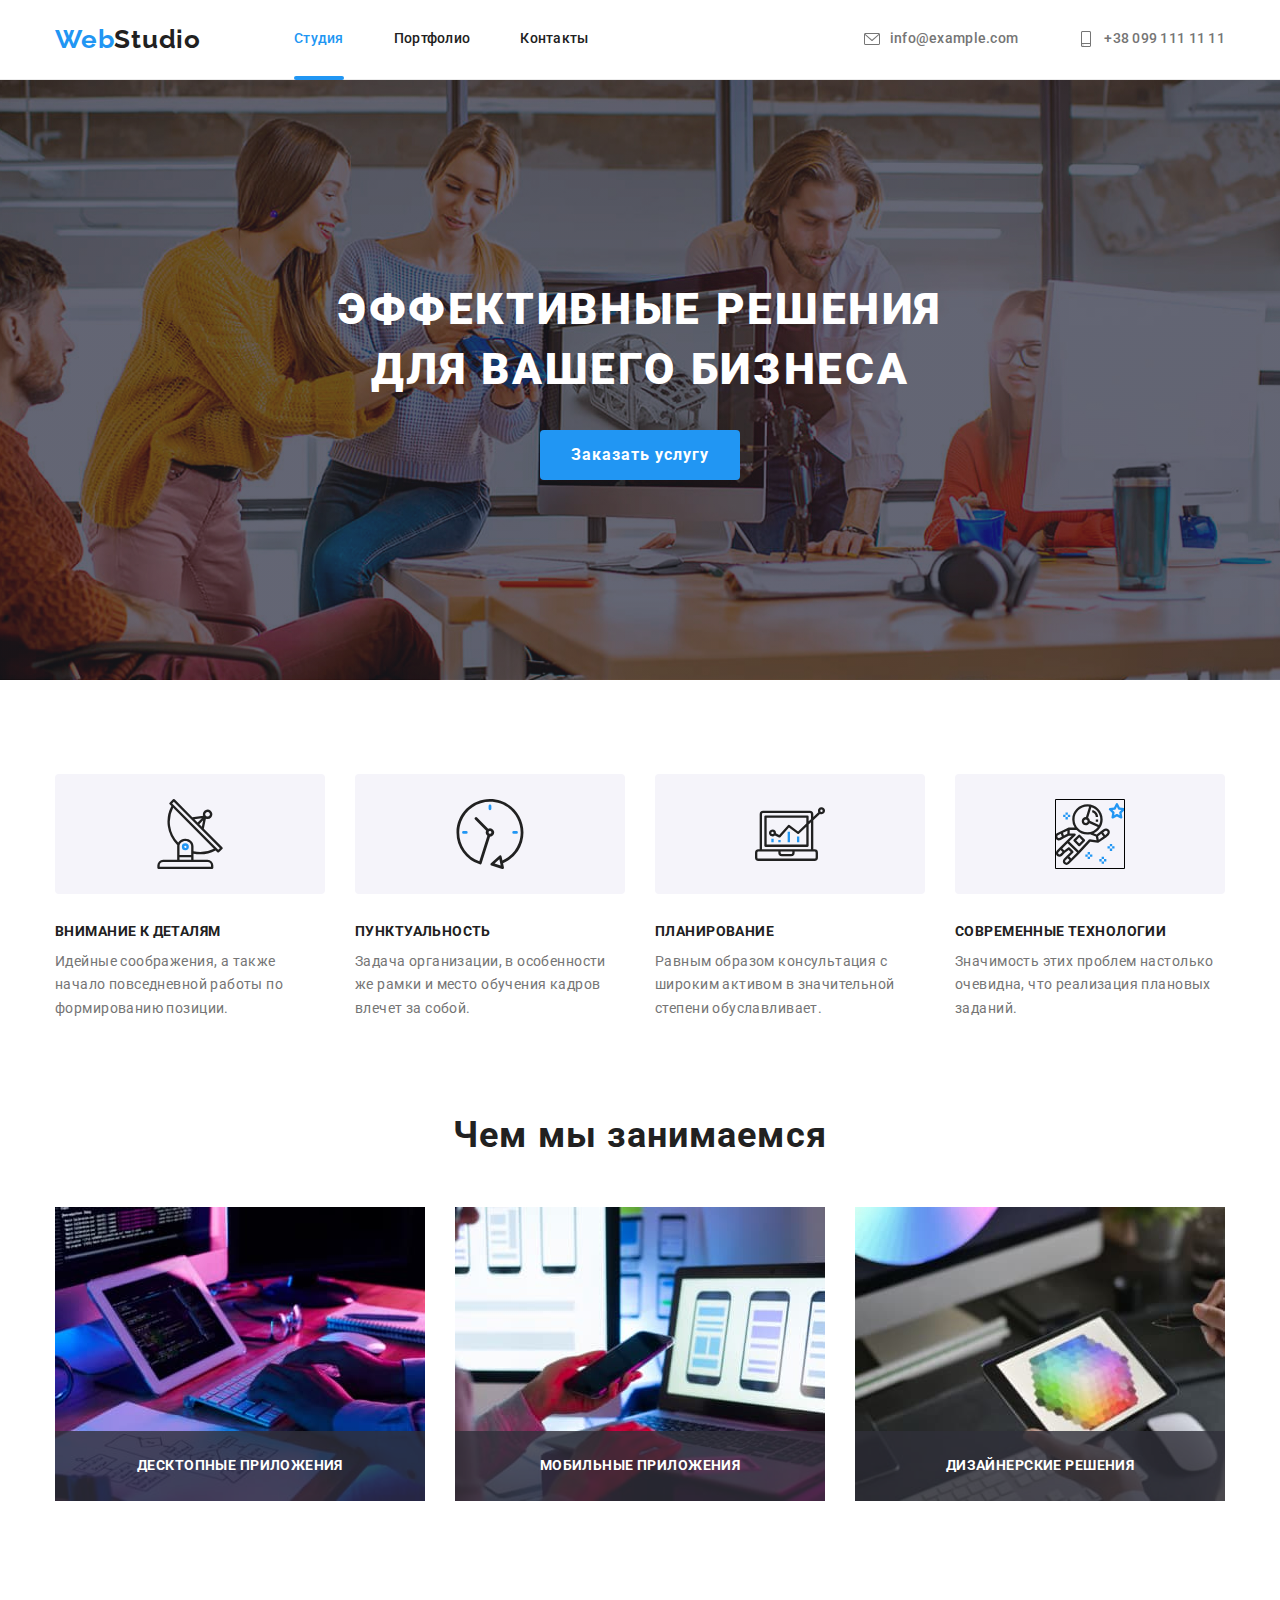
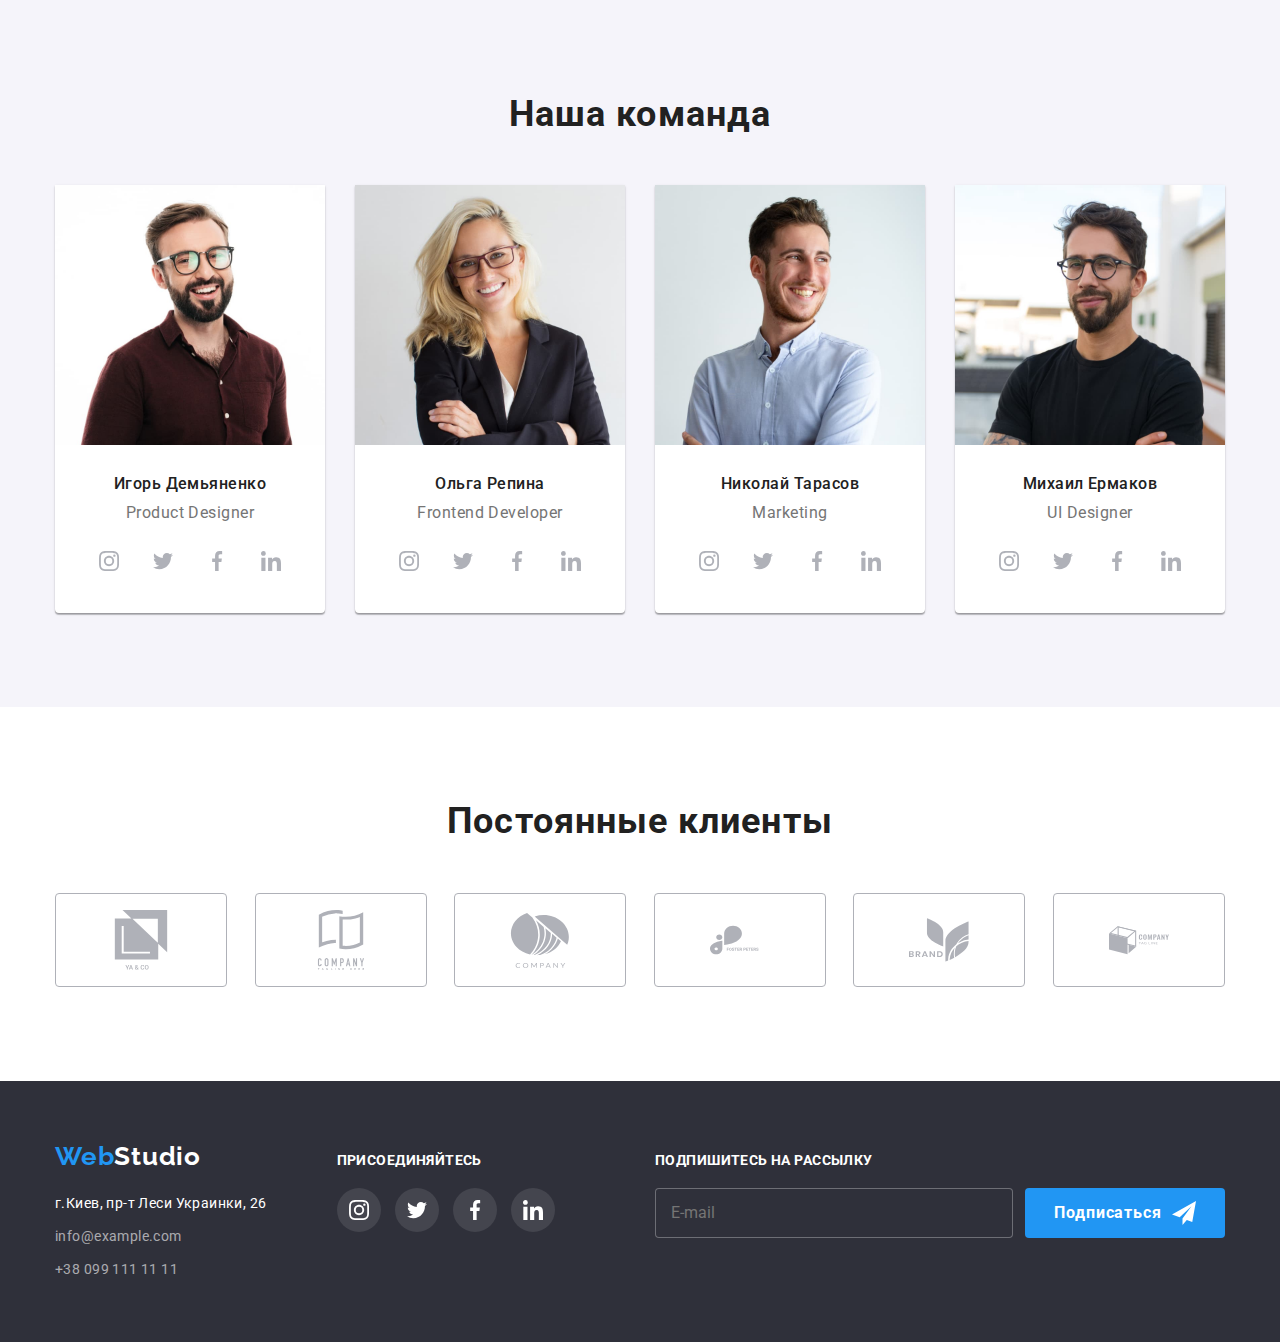
<file: index.html>
<!DOCTYPE html>
<html lang="ru">

<head>
    <meta charset="utf-8">
    <title>WebStudio</title>
    <link rel="stylesheet" href="./css/modern-normalize.css">
    <link rel="stylesheet" href="./css/styles.css">
    <link href="https://fonts.googleapis.com/css2?family=Raleway:wght@700&family=Roboto:wght@400;500;700;900&display=swap" rel="stylesheet">
</head>

<body>

<header>
    <div class="conteiner">
        <a href="./index.html" class="logo logo-nav nav__links"><span class="logo__text">Web</span>Studio</a>
        <nav>
            <ul class="nav-list list">
                <li>
                    <a class="nav__links links-hover curent-link" href="./index.html" title="Studio">Студия</a>
                </li>
                <li>
                    <a class="nav__links links-hover" href="./portfolio.html" title="Portfolio">Портфолио</a>
                </li>
                <li>
                    <a class="nav__links links-hover" href="" title="Contacts">Контакты</a>
                </li>
            </ul>
        </nav>
    
        <ul class="contactsHeader list">
            <li>
                <a class="contactsHeader__link links-hover" href="mailto:info@example.com">
                    <svg class="contactsHeader__icon">
                    <use class="" href="./images/sprite.svg#icon-envelope"></use>
                    </svg>info@example.com
                </a>
            </li>
            <li>
                <a class="contactsHeader__link links-hover" href="tel:+380991111111">
                <svg class="contactsHeader__icon">
                <use class="" href="./images/sprite.svg#icon-smartphone">
                </use>
                </svg>+38 099 111 11 11
                </a>
            </li>
        </ul>
        </div>
        
</header>

<main>
    <section class="section business-solutions img-overlay">
       
        <div class="conteiner">
            <h1>Эффективные решения для вашего бизнеса</h1>
            <button type="button" class="btn" id="submit_res" data-modal-open>Заказать услугу</button>
        </div>
      
    </section>

    
    <section class="section">
        <div class="conteiner">
        <!-- <h2>Наши преимущества</h2> -->
            <ul class="Feature list">
                <li class="Feature__list">
                    <div class="Feature__icon">               
                    <svg style="width: 70px; height: 70px;">
                    <use class="" href="./images/sprite.svg#icon-antenna"></use>
                    </svg>
                    </div>
                        <h3>Внимание к деталям</h3><p>Идейные соображения, а также начало повседневной работы по формированию позиции.</p></li>
                <li class="Feature__list">
                    <div class="Feature__icon">               
                    <svg style="width: 70px; height: 70px;">
                    <use class="" href="./images/sprite.svg#icon-clock"></use>
                    </svg>
                    </div>
                         <h3>Пунктуальность</h3><p>Задача организации, в особенности же рамки и место обучения кадров влечет за собой.</p></li>
                <li class="Feature__list">
                    <div class="Feature__icon">               
                    <svg style="width: 70px; height: 70px;">
                    <use class="" href="./images/sprite.svg#icon-diagram"></use>
                    </svg>
                    </div>
                        <h3>Планирование</h3><p>Равным образом консультация с широким активом в значительной степени обуславливает.</p></li>
                <li class="Feature__list">
                    <div class="Feature__icon">               
                    <svg style="width: 70px; height: 70px;">
                    <use class="" href="./images/sprite.svg#icon-astronaut"></use>
                  </svg>
                  </div>
                        <h3>Современные технологии</h3><p>Значимость этих проблем настолько очевидна, что реализация плановых заданий.</p></li>
            </ul>
        </div>
      
    </section>
    <section class="section what-are-we-doing">
            <div class="conteiner">
            <h2>Чем мы занимаемся</h2>
            <ul class="list">
                <li class="iner-img">
                    <img src="./images/img1.jpg" width="370"  alt="keyboard">
                    <div class="title-holder"><h3>Десктопные приложения</h3></div>
                </li>
                <li class="iner-img">
                    <img src="./images/img2.jpg" width="370"  alt="smartphone">
                    <div class="title-holder"><h3>Мобильные приложения</h3></div>
                </li>
                <li class="iner-img">
                    <img src="./images/img3.jpg" width="370"  alt="tablet">
                    <div class="title-holder"><h3>Дизайнерские решения</h3></div>
                </li>
            </ul>
            </div>
       
        

        
    </section>
    <section class="section our-team">
        <div class="conteiner">
             <h2>Наша команда</h2>
            <ul class="list">
                <li><img src="./images/img.igor.jpg" width="270" alt="igor">
                    <div class="tile__prev">
                    <h3>Игорь Демьяненко</h3>
                    <p>Product Designer</p>
                    <div class="social-links-parent">
                        <a class="social-links" target="_blank" href="https://www.instagram.com/" rel="noopener, nofolow, noindex"><svg class="social-links-icon">
                            <use href="./images/sprite.svg#icon-instagram"></use>
                        </svg>
                            </a>
                        <a class="social-links" target="_blank" href="https://twitter.com/" rel="noopener, nofolow, noindex"><svg class="social-links-icon">
                            <use href="./images/sprite.svg#icon-twitter"></use>
                        </svg></a>
                        <a class="social-links" target="_blank" href="https://www.facebook.com/" rel="noopener, nofolow, noindex"><svg class="social-links-icon">
                            <use href="./images/sprite.svg#icon-facebook"></use>
                        </svg></a>
                        <a class="social-links" target="_blank" href="https://www.linkedin.com/" rel="noopener, nofolow, noindex"><svg class="social-links-icon">
                            <use href="./images/sprite.svg#icon-linkedin"></use>
                        </svg></a>
                    </div>
                </div></li>
                <li><img src="./images/img.olga.jpg" width="270" alt="olga">
                    <div class="tile__prev">
                    <h3>Ольга Репина</h3>
                    <p>Frontend Developer</p>
                    <div class="social-links-parent">
                        <a class="social-links" target="_blank" href="https://www.instagram.com/" rel="noopener, nofolow, noindex"><svg class="social-links-icon">
                            <use href="./images/sprite.svg#icon-instagram"></use>
                        </svg></a>  
                        <a class="social-links" target="_blank" href="https://twitter.com/" rel="noopener, nofolow, noindex"><svg class="social-links-icon">
                            <use href="./images/sprite.svg#icon-twitter"></use>
                        </svg></a>  
                        <a class="social-links" target="_blank" href="https://www.facebook.com/" rel="noopener, nofolow, noindex"><svg class="social-links-icon">
                            <use href="./images/sprite.svg#icon-facebook"></use>
                        </svg></a>  
                        <a class="social-links" target="_blank" href="https://www.linkedin.com/" rel="noopener, nofolow, noindex"><svg class="social-links-icon">
                            <use href="./images/sprite.svg#icon-linkedin"></use>
                        </svg></a>  
                    </div>
                </div></li>
                <li><img src="./images/img.nikolai.jpg" width="270" alt="nikolai">
                    <div class="tile__prev">
                    <h3>Николай Тарасов</h3>
                    <p>Marketing</p>
                    <div class="social-links-parent">
                        <a class="social-links" target="_blank" href="https://www.instagram.com/" rel="noopener, nofolow, noindex"><svg class="social-links-icon">
                           <use href="./images/sprite.svg#icon-instagram"></use>
                       </svg></a>   
                        <a class="social-links" target="_blank" href="https://twitter.com/" rel="noopener, nofolow, noindex"><svg class="social-links-icon">
                           <use href="./images/sprite.svg#icon-twitter"></use>
                       </svg></a>   
                        <a class="social-links" target="_blank" href="https://www.facebook.com/" rel="noopener, nofolow, noindex"><svg class="social-links-icon">
                           <use href="./images/sprite.svg#icon-facebook"></use>
                       </svg></a>   
                        <a class="social-links" target="_blank" href="https://www.linkedin.com/" rel="noopener, nofolow, noindex"><svg class="social-links-icon">
                           <use href="./images/sprite.svg#icon-linkedin"></use>
                       </svg></a>   
                    </div>
                </div></li>
                <li><img src="./images/img.mixail.jpg" width="270" alt="mixail">
                    <div class="tile__prev">
                    <h3>Михаил Ермаков</h3>
                    <p>UI Designer</p>
                    <div class="social-links-parent">
                        <a class="social-links" target="_blank" href="https://www.instagram.com/" rel="noopener, nofolow, noindex"><svg class="social-links-icon">
                            <use href="./images/sprite.svg#icon-instagram"></use>
                        </svg></a>  
                        <a class="social-links" target="_blank" href="https://twitter.com/" rel="noopener, nofolow, noindex"><svg class="social-links-icon">
                            <use href="./images/sprite.svg#icon-twitter"></use>
                        </svg></a>  
                        <a class="social-links" target="_blank" href="https://www.facebook.com/" rel="noopener, nofolow, noindex"><svg class="social-links-icon">
                            <use href="./images/sprite.svg#icon-facebook"></use>
                        </svg></a>  
                        <a class="social-links" target="_blank" href="https://www.linkedin.com/" rel="noopener, nofolow, noindex"><svg class="social-links-icon">
                            <use href="./images/sprite.svg#icon-linkedin"></use>
                        </svg></a>  
                    </div>
                </div></li>
            </ul>
        </div>
    </section>
    <section class="section">
        <div class="conteiner">
            <h2>Постоянные клиенты</h2>
            <ul class="list clients">
                <li><a class="client-card" href=""><svg class="client">
                    <use class="" href="./images/sprite.svg#icon-yaco"></use>
                </svg></a></li>
                <li><a class="client-card" href=""><svg class="client">
                    <use class="" href="./images/sprite.svg#icon-tagline"></use>
                </svg></a></li>
                <li><a class="client-card" href=""><svg class="client">
                    <use class="" href="./images/sprite.svg#icon-company"></use>
                </svg></a></li>
                <li><a class="client-card" href=""><svg class="client">
                    <use class="" href="./images/sprite.svg#icon-foster"></use>
                </svg></a></li>
                <li><a class="client-card" href=""><svg class="client">
                    <use class="" href="./images/sprite.svg#icon-brand"></use>
                </svg></a></li>
                <li><a class="client-card" href=""><svg class="client">
                    <use class="" href="./images/sprite.svg#icon-comptagline"></use>
                </svg></a></li>
            </ul>
        </div>

    </section>
    
</main>

<footer>
    <div class="conteiner footer-parent">
        <div class="left-holder">
    <a href="./index.html" class="logo-footer"><span class="part-1st-logo">Web</span><span class="part-2nd-logo">Studio</span></a>
    <address>
        <ul class="list"> 
            <li><a class="addres-footer links-hover" target="_blank" href="https://goo.gl/maps/mPHmGE3TXXh3wUPGA" rel="noopener, nofolow, noindex">г.Киев, пр-т Леси Украинки, 26</a></li>
            <li><a class="contacts-footer links-hover" href="mailto:info@example.com">info@example.com</a></li>
            <li><a class="contacts-footer links-hover" href="tel:+380991111111">+38 099 111 11 11</a></li>
        </ul>
    </address>
        </div>
        
        <div class="soclinks-footer">
            <h2 class="soclinks-footer__h2">присоединяйтесь</h2>
            <a class="soclinks-footer__link" target="_blank" href="https://www.instagram.com/" rel="noopener, nofolow, noindex"><svg
                    class="soclinks-footer__icon">
                    <use href="./images/sprite.svg#icon-instagram"></use>
                </svg></a>
            <a class="soclinks-footer__link" target="_blank" href="https://twitter.com/" rel="noopener, nofolow, noindex"><svg
                    class="soclinks-footer__icon">
                    <use href="./images/sprite.svg#icon-twitter"></use>
                </svg></a>
            <a class="soclinks-footer__link" target="_blank" href="https://www.facebook.com/" rel="noopener, nofolow, noindex"><svg
                    class="soclinks-footer__icon">
                    <use href="./images/sprite.svg#icon-facebook"></use>
                </svg></a>
            <a class="soclinks-footer__link" target="_blank" href="https://www.linkedin.com/" rel="noopener, nofolow, noindex"><svg
                    class="soclinks-footer__icon">
                    <use href="./images/sprite.svg#icon-linkedin"></use>
                </svg></a>
        </div>
        <div class="subscribe-footer">
            <h2 class="subscribe-footer__h2 soclinks-footer__h2">Подпишитесь на рассылку</h2>
            <form class="subform">
                <input class="subform__email-input" name="e-mail" type="email" placeholder="E-mail" required>
                <button class="subform__btn-submit" submit="submit" >Подписаться<svg class="subform__btn-icon" style="width: 24px; height: 24px;">
                    <use href="./images/sprite.svg#icon-send"></use>
                </svg></button>
            </form>
        </div>
    </div>
    
</footer>

<div class="Overlay is-hidden" data-modal>
    <div class="modal">
        <div class="modal-conteiner">
            <button class="modal-btn" data-modal-close>
                <svg class="modal-btn-icon" style="width: 11px; height: 11px;">
                <use href="./images/sprite.svg#icon-close-black"></use>
                </svg>
            </button>
            <h1 class="modal-title">Оставьте свои данные, мы вам перезвоним</h1>
            <form class="modal-form">
                <label class="label-modal-form" for="name">Имя</label>
                <div class="form-holder">
                    <input class="input-modal-form" type="text" name="name" id="name" placeholder="" required>  
                    <svg class="modal-icon" style="width: 18px; height: 18px;left: 12px;">
                        <use href="./images/sprite.svg#icon-person-modal"></use>
                    </svg>
        
                </div>
                <label class="label-modal-form" for="tel">Телефон</label>
                <div class="form-holder">
                    <input class="input-modal-form" type="tel" name="tel" id="tel" placeholder="" required>
                    <svg class="modal-icon" style="width: 18px; height: 18px;left: 12px;">
                        <use href="./images/sprite.svg#icon-phone-modal"></use>
                    </svg>
                    
                </div>
                <label class="label-modal-form" for="mail">Почта</label>
                <div class="form-holder">
                    <input class="input-modal-form" type="email" name="mail" id="mail" placeholder="">
                    <svg class="modal-icon" style="width: 18px; height: 18px;left: 12px;">
                        <use href="./images/sprite.svg#icon-email-modal"></use>
                    </svg>
                    
                
                </div>
                <label class="label-modal-form" for="comment">Комментарий</label>
                <textarea class="modal-form-textarea" type="text" name="textarea" id="comment" placeholder="Введите текст"></textarea>

                <div class="agreement">
                <input class="checkbox-modal-form" type="checkbox" name="label-checkbox" id="label-checkbox" required>
                
                <span class="holder-checkbox-icon">
                    <svg class="checkbox-icon" style="width: 16px; height: 15px;">
                        <use href="./images/sprite.svg#icon-check"></use>
                    </svg>
                </span>
                <label class="label-checkbox-modal-form" for="label-checkbox">Соглашаюсь с рассылкой и принимаю <a href=""> Условия договора</a></label>
                </div>
                <button class="btn-modal-submit" type="submit">Отправить</button>
            </form>
         
        </div>
    </div>

</div>

<script src="./js/modal.js"></script>
</body>

</html>
</file>
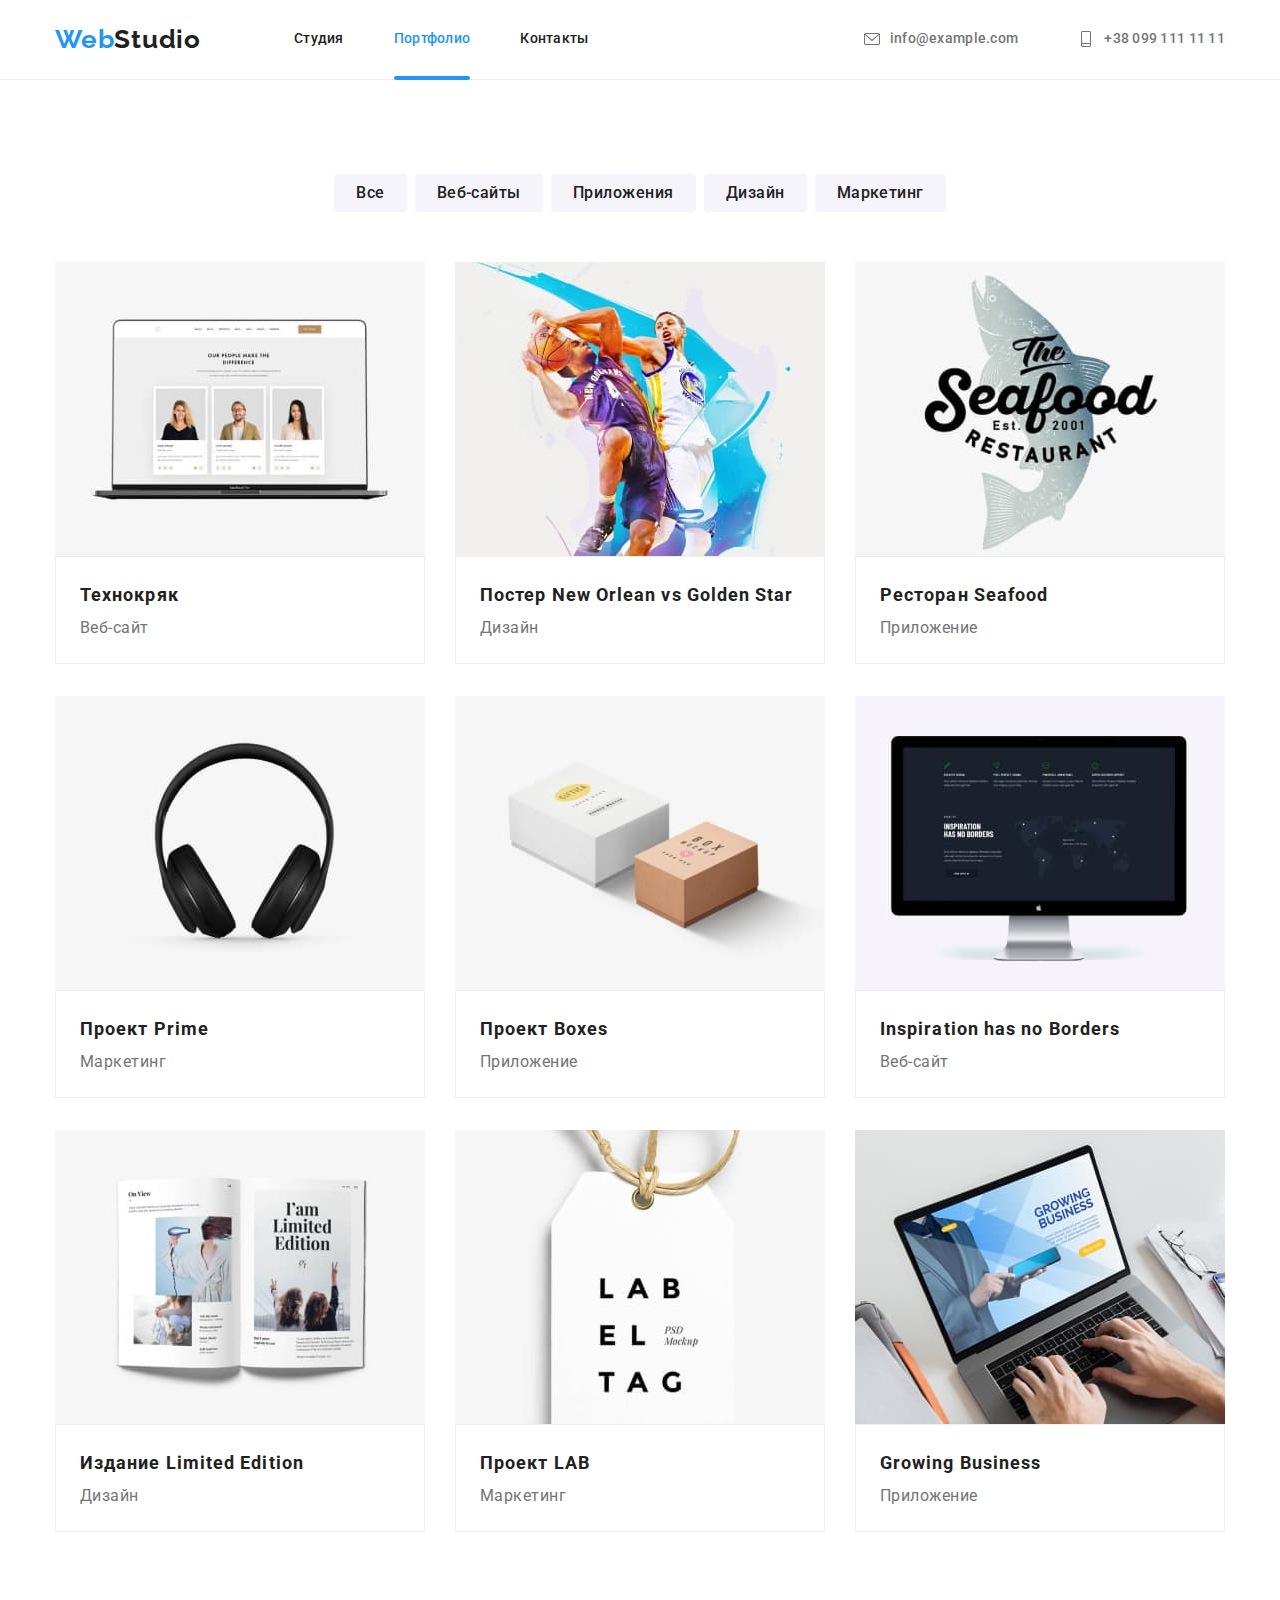
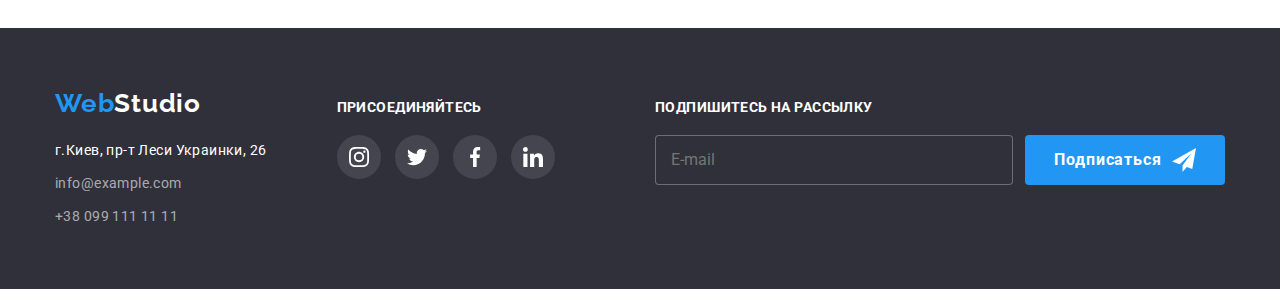
<file: portfolio.html>
<!DOCTYPE html>
<html lang="ru">

<head>
    <meta charset="utf-8">
    <title>WebStudio</title>
    <link rel="stylesheet" href="./css/modern-normalize.css">
    <link rel="stylesheet" href="./css/styles.css">
    <link href="https://fonts.googleapis.com/css2?family=Raleway:wght@700&family=Roboto:wght@400;500;700;900&display=swap" rel="stylesheet">
</head>

<body>

<header>
    <div class="conteiner">
        <a href="./index.html" class="logo logo-nav nav__links"><span class="logo__text">Web</span>Studio</a>
        <nav>
            <ul class="nav-list list">
                <li>
                    <a class="nav__links links-hover" href="./index.html" title="Studio">Студия</a>
                </li>
                <li>
                    <a class="nav__links links-hover curent-link" href="./portfolio.html" title="Portfolio">Портфолио</a>
                </li>
                <li>
                    <a class="nav__links links-hover" href="" title="Contacts">Контакты</a>
                </li>
            </ul>
        </nav>
    

        <ul class="contactsHeader list">
            <li>
                <a class="contactsHeader__link links-hover" href="mailto:info@example.com">
                    <svg class="contactsHeader__icon">
                        <use class="" href="./images/sprite.svg#icon-envelope"></use>
                    </svg>info@example.com
                </a>
            </li>
            <li>
                <a class="contactsHeader__link links-hover" href="tel:+380991111111">
                    <svg class="contactsHeader__icon">
                        <use class="" href="./images/sprite.svg#icon-smartphone">
                        </use>
                    </svg>+38 099 111 11 11
                </a>
            </li>
        </ul>
    </div>

</header>

    <section class="portfolio">
        <div class="conteiner">
            <ul class="filters list">
                <li><button class="filter" type="button">Все</button></li>
                <li><button class="filter" type="button">Веб-сайты</button></li>
                <li><button class="filter" type="button">Приложения</button></li>
                <li><button class="filter" type="button">Дизайн</button></li>
                <li><button class="filter" type="button">Маркетинг</button></li>
            </ul>
            <ul class="list projects">
                <li class="projects-card">
                    <a class="projects-card-link" href="">
                    <div class="project-holder">
                        <img src="./images/portfolio.img1.jpg" alt="project 1">
                        <div class="project-overlay"><p>Ресурс предлагает комплексные предложения с разным уровнем функционала и сервисов. Все это позволит посетителю получить исчерпывающие сведения о компании или частном лице.</p></div>
                    </div>
                    <div class="project-iner">
                    <p class="project-title">Технокряк</p>
                    <p class="project-type">Веб-сайт</p>
                    </div></a>
                </li>
                <li class="projects-card">
                    <a class="projects-card-link" href="">
                    <div class="project-holder">
                        <img src="./images/portfolio.img2.jpg" alt="project 2">
                        <div class="project-overlay"><p>Ресурс предлагает комплексные предложения с разным уровнем функционала и сервисов. Все это позволит посетителю получить исчерпывающие сведения о компании или частном лице.</p></div>
                    </div>
                    <div class="project-iner">
                    <p class="project-title">Постер New Orlean vs Golden Star</p>
                    <p class="project-type">Дизайн</p>
                    </div></a>
                </li>
                <li class="projects-card">
                    <a class="projects-card-link" href="">
                    <div class="project-holder">
                        <img src="./images/portfolio.img3.jpg" alt="project 3">
                        <div class="project-overlay"><p>Ресурс предлагает комплексные предложения с разным уровнем функционала и сервисов. Все это позволит посетителю получить исчерпывающие сведения о компании или частном лице.</p></div>
                    </div>
                    <div class="project-iner">
                    <p class="project-title">Ресторан Seafood</p>
                    <p class="project-type">Приложение</p>
                    </div></a>
                </li>
                <li class="projects-card">
                     <a class="projects-card-link" href="">
                    <div class="project-holder">
                        <img src="./images/portfolio.img4.jpg" alt="project 4">
                        <div class="project-overlay"><p>Ресурс предлагает комплексные предложения с разным уровнем функционала и сервисов. Все это позволит посетителю получить исчерпывающие сведения о компании или частном лице.</p></div>
                    </div>
                    <div class="project-iner">
                    <p class="project-title">Проект Prime</p>
                    <p class="project-type">Маркетинг</p>
                    </div></a>
                </li>
                <li class="projects-card">
                    <a class="projects-card-link" href="">
                    <div class="project-holder">
                        <img src="./images/portfolio.img5.jpg" alt="project 5">
                        <div class="project-overlay"><p>Ресурс предлагает комплексные предложения с разным уровнем функционала и сервисов. Все это позволит посетителю получить исчерпывающие сведения о компании или частном лице.</p></div>
                    </div>
                    <div class="project-iner">
                    <p class="project-title">Проект Boxes</p>
                    <p class="project-type">Приложение</p>
                    </div></a>
                </li>
                <li class="projects-card">
                    <a class="projects-card-link" href="">
                    <div class="project-holder">
                        <img src="./images/portfolio.img6.jpg" alt="project 6">
                        <div class="project-overlay"><p>Ресурс предлагает комплексные предложения с разным уровнем функционала и сервисов. Все это позволит посетителю получить исчерпывающие сведения о компании или частном лице.</p></div>
                    </div>
                    <div class="project-iner">
                    <p class="project-title">Inspiration has no Borders</p>
                    <p class="project-type">Веб-сайт</p>
                    </div></a>
                </li>
                <li class="projects-card">
                    <a class="projects-card-link" href="">
                    <div class="project-holder">
                        <img src="./images/portfolio.img7.jpg" alt="project 7">
                        <div class="project-overlay"><p>Ресурс предлагает комплексные предложения с разным уровнем функционала и сервисов. Все это позволит посетителю получить исчерпывающие сведения о компании или частном лице.</p></div>
                    </div>
                    <div class="project-iner">
                    <p class="project-title">Издание Limited Edition</p>
                    <p class="project-type">Дизайн</p>
                    </div></a>
                </li>
                <li class="projects-card">
                    <a class="projects-card-link" href="">
                    <div class="project-holder">
                        <img src="./images/portfolio.img8.jpg" alt="project 8">
                        <div class="project-overlay"><p>Ресурс предлагает комплексные предложения с разным уровнем функционала и сервисов. Все это позволит посетителю получить исчерпывающие сведения о компании или частном лице.</p></div>
                    </div>
                    <div class="project-iner">
                    <p class="project-title">Проект LAB</p>
                    <p class="project-type">Маркетинг</p>
                    </div></a>
                </li>
                <li class="projects-card">
                    <a class="projects-card-link" href="">
                    <div class="project-holder">
                        <img src="./images/portfolio.img9.jpg" alt="project 9">
                        <div class="project-overlay"><p>Ресурс предлагает комплексные предложения с разным уровнем функционала и сервисов. Все это позволит посетителю получить исчерпывающие сведения о компании или частном лице.</p></div>
                    </div>
                    <div class="project-iner">
                    <p class="project-title">Growing Business</p>
                    <p class="project-type">Приложение</p>
                    </div></a>
                </li>
            </ul> 
        </div>
    </section>

<footer>
    <div class="conteiner footer-parent">
        <div class="left-holder">
            <a href="./index.html" class="logo-footer"><span class="part-1st-logo">Web</span><span
                    class="part-2nd-logo">Studio</span></a>
            <address>
                <ul class="list">
                    <li><a class="addres-footer links-hover" target="_blank" href="https://goo.gl/maps/mPHmGE3TXXh3wUPGA"
                            rel="noopener, nofolow, noindex">г.Киев, пр-т Леси Украинки, 26</a></li>
                    <li><a class="contacts-footer links-hover" href="mailto:info@example.com">info@example.com</a></li>
                    <li><a class="contacts-footer links-hover" href="tel:+380991111111">+38 099 111 11 11</a></li>
                </ul>
            </address>
        </div>

        <div class="soclinks-footer">
            <h2 class="soclinks-footer__h2">присоединяйтесь</h2>
            <a class="soclinks-footer__link" target="_blank" href="https://www.instagram.com/"
                rel="noopener, nofolow, noindex"><svg class="soclinks-footer__icon">
                    <use href="./images/sprite.svg#icon-instagram"></use>
                </svg></a>
            <a class="soclinks-footer__link" target="_blank" href="https://twitter.com/" rel="noopener, nofolow, noindex"><svg
                    class="soclinks-footer__icon">
                    <use href="./images/sprite.svg#icon-twitter"></use>
                </svg></a>
            <a class="soclinks-footer__link" target="_blank" href="https://www.facebook.com/"
                rel="noopener, nofolow, noindex"><svg class="soclinks-footer__icon">
                    <use href="./images/sprite.svg#icon-facebook"></use>
                </svg></a>
            <a class="soclinks-footer__link" target="_blank" href="https://www.linkedin.com/"
                rel="noopener, nofolow, noindex"><svg class="soclinks-footer__icon">
                    <use href="./images/sprite.svg#icon-linkedin"></use>
                </svg></a>
        </div>
        <div class="subscribe-footer">
            <h2 class="subscribe-footer__h2 soclinks-footer__h2">Подпишитесь на рассылку</h2>
            <form class="subform">
                <input class="subform__email-input" name="e-mail" type="email" placeholder="E-mail" required>
                <button class="subform__btn-submit" submit="submit">Подписаться<svg class="subform__btn-icon"
                        style="width: 24px; height: 24px;">
                        <use href="./images/sprite.svg#icon-send"></use>
                    </svg></button>
            </form>
        </div>
    </div>
</footer>

    
    
    </body>
    
    </html>
</file>
<file: css/styles.css>
/* global */
html {
  box-sizing: border-box;
}
:root {
  --primary-text-color: #757575;
  --secondary-text-color: ;
  --bg-text-color: #e5e5e5;
  --secondary-bg-text-color: #2f303a;
  --accent-text-color: #2196f3;
  --white-text-color: #fff;
}

*,
*::before,
*::after {
  box-sizing: inherit;
}
a {
  text-decoration: none;
}

.links-hover {
  transition: color 250ms cubic-bezier(0.4, 0, 0.2, 1);
}

.links-hover:hover,
.links-hover:focus {
  color: var(--accent-text-color);
}

body {
  font-family: 'Roboto', sans-serif;
  margin: 0 auto;
  position: relative;
  height: 100%;
  color: #212121;
  background-color: var(--bg-text-color);
}
.list {
  /* list-style reset */
  list-style: none;
  padding: 0;
  margin: 0;
}

.is-hidden {
  visibility: hidden;
  opacity: 0;
  pointer-events: none;
}

img {
  display: block;
  max-width: 100%;
  height: auto;
}

.nav__links {
  display: block;
  position: relative;
  color: #212121;
}
.nav__links.curent-link {
  color: var(--accent-text-color);
}

.iner-img {
  position: relative;
}

.curent-link::after {
  position: absolute;
  bottom: -33px;
  content: '';
  display: block;
  height: 4px;
  width: 100%;

  background: var(--accent-text-color);
  border-radius: 2px;
}

.conteiner {
  margin-left: auto;
  margin-right: auto;
  width: 1200px;
  padding: 0px 15px;
}

/* header */
header .conteiner {
  display: flex;
  align-items: center;
}
header {
  background-color: var(--white-text-color);
  border-bottom: 1px solid #ececec;
  padding: 24px 0px 24px 0px;
}

header li {
  margin-right: 50px;
}
header li:last-child {
  margin-right: 0px;
}
/* Menu Nav */
.logo {
  font-family: 'Raleway';
  font-style: normal;
  font-weight: bold;
  font-size: 26px;
  line-height: 1.19;
  letter-spacing: 0.03em;

  display: flex;
  align-items: center;
}

.logo-nav {
  margin-right: 93px;
}
.logo__text {
  color: var(--accent-text-color);
}

nav {
  font-style: normal;
  font-weight: 500;
  font-size: 14px;
  line-height: 1.14;
  letter-spacing: 0.02em;
}
header ul {
  display: inline-flex;
}

nav + .list {
  margin-left: auto;
}
.contactsHeader__link {
  display: flex;
  font-style: normal;
  font-weight: 500;
  font-size: 14px;
  line-height: 1.14;
  letter-spacing: 0.02em;
  color: var(--primary-text-color);
}

.contactsHeader__icon {
  width: 16px;
  height: 16px;
  margin: 0px 10px;
  color: var(--accent-text-color);
  fill: #757575;
  transition: fill 250ms cubic-bezier(0.4, 0, 0.2, 1);
}

.links-hover:hover .header-icon,
.links-hover:focus .header-icon {
  fill: var(--accent-text-color);
}
/* main */
main {
  background-color: var(--white-text-color);
}
.business-solutions {
  background: var(--secondary-bg-text-color);

  display: flex;
}

.img-overlay {
  max-width: 1600px;
  margin: 0px auto;
  background-repeat: no-repeat;
  background-size: cover;
  background-position: center;
  background-image: linear-gradient(to right, rgba(47, 48, 58, 0.4), rgba(47, 48, 58, 0.4)),
    url(../images/Img-Overlay.jpg);
}

.business-solutions .conteiner {
  flex-direction: column;
}
.business-solutions h1 {
  /* Эффективные решения для вашего бизнеса */
  width: 696px;
  margin: 106px auto 30px auto;
  padding: 0;
  font-style: normal;
  font-weight: 900;
  font-size: 44px;
  line-height: 1.36;
  text-align: center;
  letter-spacing: 0.06em;
  text-transform: uppercase;
  color: var(--white-text-color);
}
.btn {
  display: flex;
  width: 200px;
  height: 50px;
  margin: 0px auto 106px auto;
  background: var(--accent-text-color);
  border: none;
  border-radius: 4px;
  cursor: pointer;
  font-style: normal;
  font-weight: 700;
  font-size: 16px;
  line-height: 1.87;
  align-items: center;
  text-align: center;
  justify-content: center;
  letter-spacing: 0.06em;
  color: var(--white-text-color);
  transition: background-color 250ms cubic-bezier(0.4, 0, 0.2, 1);
}
.btn:hover,
.btn:focus,
.btn-submit:hover,
.btn-submit:focus {
  background-color: #188ce8;
  box-shadow: 0px 4px 4px rgba(0, 0, 0, 0.15);
}

.Feature {
  display: inline-flex;
}

.Feature li + li {
  margin-left: 30px;
}

.Feature h3 {
  margin: 0;
  padding: 0;
  font-style: normal;
  font-weight: 700;
  font-size: 14px;
  line-height: 1.14;
  letter-spacing: 0.03em;
  text-transform: uppercase;
}
.Feature__list > p {
  margin: 10px 0px 0px 0px;
  font-style: normal;
  font-weight: 400;
  font-size: 14px;
  line-height: 1.71;
  letter-spacing: 0.03em;
  color: var(--primary-text-color);
}

.Feature__icon {
  display: flex;
  justify-content: center;
  align-items: center;
  height: 120px;
  width: 270px;
  background: #f5f4fa;
  box-sizing: content-box;
  border-radius: 4px;
  margin-bottom: 30px;
}

h2 {
  margin: 0px 0px 50px 0px;
  padding: 0;
  font-style: normal;
  font-weight: 700;
  font-size: 36px;
  line-height: 1.16;
  text-align: center;
  letter-spacing: 0.03em;
}
.section {
  padding: 94px 0px 94px 0px;
}

.section.what-are-we-doing {
  padding: 0px 0px 94px 0px;
}
.what-are-we-doing ul {
  display: inline-flex;
}
.what-are-we-doing li + li {
  margin-left: 30px;
}

.title-holder {
  position: absolute;
  bottom: 0px;
  width: 100%;
  background: rgba(47, 48, 58, 0.8);
  padding: 27px 0px;
}

.title-holder > h3 {
  margin: 0px;
  text-align: center;
  line-height: 1.14;
  font-family: 'Roboto';
  font-style: normal;
  font-weight: 700;
  font-size: 14px;
  letter-spacing: 0.03em;
  text-transform: uppercase;
  color: #ffffff;
}

.our-team {
  margin-bottom: 0px;
  background-color: #f5f4fa;
}
.our-team h2 {
  margin: 0px 0px 50px 0px;
}
.our-team ul {
  display: inline-flex;
}
.our-team li {
  background-color: var(--white-text-color);
  box-shadow: 0px 1px 3px rgba(0, 0, 0, 0.12), 0px 1px 1px rgba(0, 0, 0, 0.14),
    0px 2px 1px rgba(0, 0, 0, 0.2);
  border-radius: 0px 0px 4px 4px;
}
.our-team li + li {
  margin-left: 30px;
}

.tile__prev {
  padding: 30px 0px 30px 0px;
}

.tile__prev > p {
  margin: 0px 0px 16px 0px;
  font-style: normal;
  font-weight: 400;
  font-size: 16px;
  line-height: 1.18;
  text-align: center;
  letter-spacing: 0.03em;
  color: var(--primary-text-color);
}

.our-team h3 {
  margin: 0px 0px 10px 0px;
  padding: 0px;
  font-style: normal;
  font-weight: 500;
  font-size: 16px;
  line-height: 1.18;
  text-align: center;
  letter-spacing: 0.03em;
  color: #212121;
}

.social-links-parent {
  display: flex;
  justify-content: center;
}

.social-links {
  display: inline-flex;
  box-sizing: content-box;
  padding: 12px;
  align-items: center;
  background-color: #fff;
  border-radius: 50%;
  transition: background-color 250ms cubic-bezier(0.4, 0, 0.2, 1),
    fill 250ms cubic-bezier(0.4, 0, 0.2, 1);
}

.social-links:hover,
.social-links:focus {
  background-color: var(--accent-text-color);
}

.social-links:focus .social-links-icon,
.social-links:hover .social-links-icon {
  fill: #fff;
}

.social-links + .social-links {
  margin-left: 10px;
}

.social-links-icon {
  fill: #afb1b8;
  height: 20px;
  width: 20px;
}

/* Постоянные клиенты */
.clients {
  display: flex;
  justify-content: space-between;
}

.client {
  height: 60px;
  width: 106px;
  box-sizing: content-box;
  padding: 16px 32px;
  border: 1px solid #afb1b8;
  border-radius: 4px;
  fill: #afb1b8;
  transition: border 250ms cubic-bezier(0.4, 0, 0.2, 1), fill 250ms cubic-bezier(0.4, 0, 0.2, 1);
}

.client-card {
  display: flex;
  outline: none;
}

.client-card:hover .client,
.client-card:focus .client {
  fill: var(--accent-text-color);
  border: 1px solid var(--accent-text-color);
  border-radius: 4px;
}
/* footer */
footer {
  padding: 60px 0px 60px 0px;
  width: 100%;
  background-color: var(--secondary-bg-text-color);
}

.footer-parent {
  display: flex;
}

.logo-footer {
  display: inline-flex;
  margin: 0px 0px 20px 0px;
  font-family: 'Raleway';
  font-style: normal;
  font-weight: 700;
  font-size: 26px;
  line-height: 1.19;
  letter-spacing: 0.03em;
}

.part-1st-logo {
  color: var(--accent-text-color);
}
.part-2nd-logo {
  color: var(--white-text-color);
}
address {
  font-style: normal;
}

address li {
  font-style: normal;
  font-weight: 400;
  font-size: 14px;
  line-height: 1.71;
  letter-spacing: 0.03em;
}

address li + li {
  margin-top: 9px;
}
.addres-footer {
  color: var(--white-text-color);
}
.contacts-footer {
  color: rgba(255, 255, 255, 0.6);
}

.right-holder {
  display: flex;
  justify-content: flex-end;
}

.soclinks-footer {
  margin: 0px 0px 0px 70px;
  padding-top: 11px;
}

.soclinks-footer__h2 {
  font-family: 'Roboto';
  font-style: normal;
  font-weight: 700;
  font-size: 14px;
  line-height: 16px;
  letter-spacing: 0.03em;
  text-transform: uppercase;
  margin-bottom: 20px;
  text-align: left;
  color: #ffffff;
}

.soclinks-footer__link {
  display: inline-flex;
  box-sizing: content-box;
  padding: 12px;
  align-items: center;
  background-color: rgba(255, 255, 255, 0.1);
  border-radius: 50%;
  transition: background-color 250ms cubic-bezier(0.4, 0, 0.2, 1);
}

.soclinks-footer__link:hover,
.soclinks-footer__link:focus {
  background-color: var(--accent-text-color);
}

.soclinks-footer__link + .soclinks-footer__link {
  margin-left: 10px;
}

.soclinks-footer__icon {
  fill: #fff;
  height: 20px;
  width: 20px;
}

.subscribe-footer {
  margin: 0px 0px 0px auto;
  padding-top: 11px;
}

.subform {
  display: flex;
}

.subform__email-input {
  width: 358px;
  height: 50px;
  margin-right: 12px;
  background: #2f303a;
  color: #ffffff;
  border: 1px solid rgba(255, 255, 255, 0.3);
  box-sizing: border-box;
  border-radius: 4px;
  padding: 15px;
}

.subform__btn-submit {
  display: inline-flex;
  box-sizing: border-box;
  width: 200px;
  height: 50px;
  background: var(--accent-text-color);
  border: none;
  border-radius: 4px;
  cursor: pointer;
  font-style: normal;
  font-weight: 700;
  font-size: 16px;
  line-height: 1.87;
  align-items: center;
  text-align: center;
  justify-content: center;
  letter-spacing: 0.06em;
  color: var(--white-text-color);
  transition: background-color 250ms cubic-bezier(0.4, 0, 0.2, 1);
}
.subform__btn-icon {
  margin-left: 10px;
  fill: #fff;
}

.subform__btn-submit:hover,
.subform__btn-submit:focus {
  background-color: #188ce8;
  box-shadow: 0px 4px 4px rgba(0, 0, 0, 0.15);
}

/* ____________________________________________Overlay + modal___________________________________________________*/
.Overlay {
  top: 0px;
  position: fixed;
  width: 100%;
  height: 100%;
  background: rgba(0, 0, 0, 0.2);
  transition: opacity 250ms cubic-bezier(0.4, 0, 0.2, 1);
}

.modal {
  position: absolute;
  width: 528px;
  height: 581px;
  top: 50%;
  left: 50%;

  background: #ffffff;
  box-shadow: 0px 1px 3px rgba(0, 0, 0, 0.12), 0px 1px 1px rgba(0, 0, 0, 0.14),
    0px 2px 1px rgba(0, 0, 0, 0.2);
  border-radius: 4px;
  transform: translate(-50%, -50%) scale(1);
  transition: transform 500ms cubic-bezier(0.4, 0, 0.2, 1);
}

.Overlay.is-hidden .modal {
  transform: translate(-50%, -50%) scale(1.4);
}

.modal-btn {
  position: absolute;
  top: 8px;
  right: 8px;
  display: flex;
  height: 30px;
  width: 30px;
  background: #ffffff;
  border: 1px solid rgba(0, 0, 0, 0.1);
  box-sizing: border-box;
  border-radius: 50%;
  align-items: center;
  justify-content: center;
  cursor: pointer;
  transition: fill 250ms cubic-bezier(0.4, 0, 0.2, 1), filter 250ms cubic-bezier(0.4, 0, 0.2, 1),
    border 250ms cubic-bezier(0.4, 0, 0.2, 1);
  outline: none;
}
.modal-btn:hover,
.modal-btn:focus {
  border: 1px solid var(--accent-text-color);
  filter: drop-shadow(0px 4px 4px rgba(0, 0, 0, 0.25));
}

.modal-btn:hover .modal-btn-icon,
.modal-btn:focus .modal-btn-icon {
  fill: var(--accent-text-color);
}

.modal-conteiner {
  padding: 40px;
}

.modal-title {
  margin: 0px 0px 12px 0px;
  font-size: 20px;
  line-height: 1.15;
  text-align: center;
  letter-spacing: 0.03em;
}

.modal-form {
  display: flex;
  flex-direction: column;
}

.label-modal-form {
  font-weight: 400;
  font-size: 12px;
  line-height: 1.16;
  letter-spacing: 0.01em;
  color: #757575;
  margin-bottom: 4px;
}

.form-holder {
  position: relative;
}

.modal-icon {
  position: absolute;
  fill: black;
  color: black;
  left: 0;
  top: 50%;
  transform: translateY(-50%);
  transition: fill 250ms cubic-bezier(0.4, 0, 0.2, 1);
}

.input-modal-form {
  min-height: 40px;
  width: 100%;
  border: 1px solid rgba(33, 33, 33, 0.2);
  box-sizing: border-box;
  border-radius: 4px;
  padding: 12px 12px 12px 42px;
  outline: none;
  transition: border 250ms cubic-bezier(0.4, 0, 0.2, 1);
}

.form-holder + .label-modal-form {
  margin-top: 10px;
}
.modal-form-textarea {
  padding: 12px 16px;
  border: 1px solid rgba(33, 33, 33, 0.2);
  box-sizing: border-box;
  border-radius: 4px;
  resize: none;
  height: 120px;
  margin-bottom: 20px;
  outline: none;
  transition: border 250ms cubic-bezier(0.4, 0, 0.2, 1);
}

.modal-form-textarea::placeholder {
  font-weight: 400;
  font-size: 14px;
  line-height: 1.14;
  letter-spacing: 0.01em;
  color: rgba(117, 117, 117, 0.5);
}

.agreement {
  position: relative;
  display: flex;
  align-items: center;
  margin-bottom: 30px;
}
.checkbox-modal-form {
  opacity: 0;
  position: absolute;
  left: -10px;
}
.btn-modal-submit {
  display: inline-flex;
  box-sizing: border-box;
  width: 200px;
  height: 50px;
  background: var(--accent-text-color);
  border: none;
  border-radius: 4px;
  cursor: pointer;
  font-style: normal;
  font-weight: 700;
  font-size: 16px;
  line-height: 1.87;
  align-items: center;
  text-align: center;
  justify-content: center;
  letter-spacing: 0.06em;
  color: var(--white-text-color);
  transition: background-color 250ms cubic-bezier(0.4, 0, 0.2, 1);
  margin: 0px auto;
}
.agreement a {
  text-decoration: underline;
}

.input-modal-form:focus + .modal-icon {
  fill: var(--accent-text-color);
}

.input-modal-form:focus,
.modal-form-textarea:focus {
  border: 1px solid var(--accent-text-color);
}

.checkbox-icon {
  fill: transparent;
  transition: fill 250ms cubic-bezier(0.4, 0, 0.2, 1);
}

.holder-checkbox-icon {
  box-sizing: border-box;
  width: 18px;
  height: 18px;
  border: 2px solid black;
  position: absolute;
  left: 12px;
  display: flex;
  justify-content: center;
  align-items: center;
  transition: border 250ms cubic-bezier(0.4, 0, 0.2, 1),
    background-color 250ms cubic-bezier(0.4, 0, 0.2, 1);
}

.checkbox-modal-form:checked + .holder-checkbox-icon {
  border: none;
  background-color: var(--accent-text-color);
}

.checkbox-modal-form:focus + .holder-checkbox-icon {
  border: 2px solid var(--accent-text-color);
}

.checkbox-modal-form:checked + .holder-checkbox-icon .checkbox-icon {
  fill: #fff;
}

.label-checkbox-modal-form {
  position: relative;
  font-family: 'Roboto';
  font-style: normal;
  font-weight: 400;
  font-size: 14px;
  line-height: 1.64;
  letter-spacing: 0.03em;
  color: #757575;
  padding-left: 35px;
}
.label-checkbox-modal-form a {
  color: var(--accent-text-color);
}
/* ____________________________________________Portfolio_________________________________________________________*/
.portfolio {
  padding: 94px 0px 64px 0px;
  background: var(--white-text-color);
}

.filters {
  margin-bottom: 50px;
  display: flex;
  justify-content: center;
}

.filter {
  padding: 6px 22px 6px 22px;
  background: #f5f4fa;
  color: #212121;
  transition: fill 250ms cubic-bezier(0.4, 0, 0.2, 1), color 250ms cubic-bezier(0.4, 0, 0.2, 1),
    box-shadow 250ms cubic-bezier(0.4, 0, 0.2, 1);
}
.filters li + li {
  margin-left: 8px;
}

.filters button {
  height: 38px;
  border-radius: 4px;
  border: none;
  font-family: 'Roboto';
  cursor: pointer;
  font-style: normal;
  font-weight: 500;
  font-size: 16px;
  line-height: 1.62;
  text-align: center;
  letter-spacing: 0.03em;
}
.projects {
  display: inline-flex;
  flex-wrap: wrap;
}
.projects li {
  margin-right: 30px;
  margin-bottom: 30px;
}
.projects li:nth-child(3n) {
  margin-right: 0px;
}

.filter:hover,
.filter:focus {
  box-shadow: 0px 3px 1px rgba(0, 0, 0, 0.1), 0px 1px 2px rgba(0, 0, 0, 0.08),
    0px 2px 2px rgba(0, 0, 0, 0.12);
  background: var(--accent-text-color);
  color: var(--white-text-color);
}

.projects-card {
  width: 370px;
  height: 404px;
  box-sizing: border-box;
}

.project-holder {
  overflow: hidden;
  position: relative;
}

.project-overlay {
  display: flex;
  position: absolute;
  top: 0px;
  left: 0px;
  height: 100%;
  width: 100%;
  background: rgba(33, 150, 243, 0.9);
  box-sizing: border-box;
  box-shadow: 0px 4px 4px rgba(0, 0, 0, 0.25);
  transform: translateY(100%);
  transition: transform 250ms cubic-bezier(0.4, 0, 0.2, 1);
}

.project-overlay > p {
  margin: 63px 24px 0px 24px;
  font-family: 'Roboto';
  font-style: normal;
  font-weight: 400;
  font-size: 18px;
  line-height: 1.5;
  letter-spacing: 0.03em;
  color: #ffffff;
}

.projects-card-link {
  display: flex;
  flex-direction: column;
  transition: box-shadow 250ms cubic-bezier(0.4, 0, 0.2, 1);
}

.projects-card-link:hover,
.projects-card-link:focus {
  box-shadow: 0px 1px 1px rgb(0 0 0 /12%), 0px 4px 4px rgb(0 0 0 /6%), 1px 4px 6px rgb(0 0 0 /16%);
}

.projects-card-link:hover .project-overlay,
.projects-card-link:focus .project-overlay {
  transform: translateY(0);
}

.project-iner {
  padding: 20px 24px 20px 24px;
  border: 1px solid #eeeeee;
}

.project-title {
  font-style: normal;
  font-weight: 700;
  font-size: 18px;
  line-height: 2;
  letter-spacing: 0.06em;
  color: #212121;
  margin: 0;
}

.project-type {
  font-style: normal;
  font-weight: 400;
  font-size: 16px;
  line-height: 1.87;
  letter-spacing: 0.03em;
  color: var(--primary-text-color);
  margin: 0;
}
</file>
